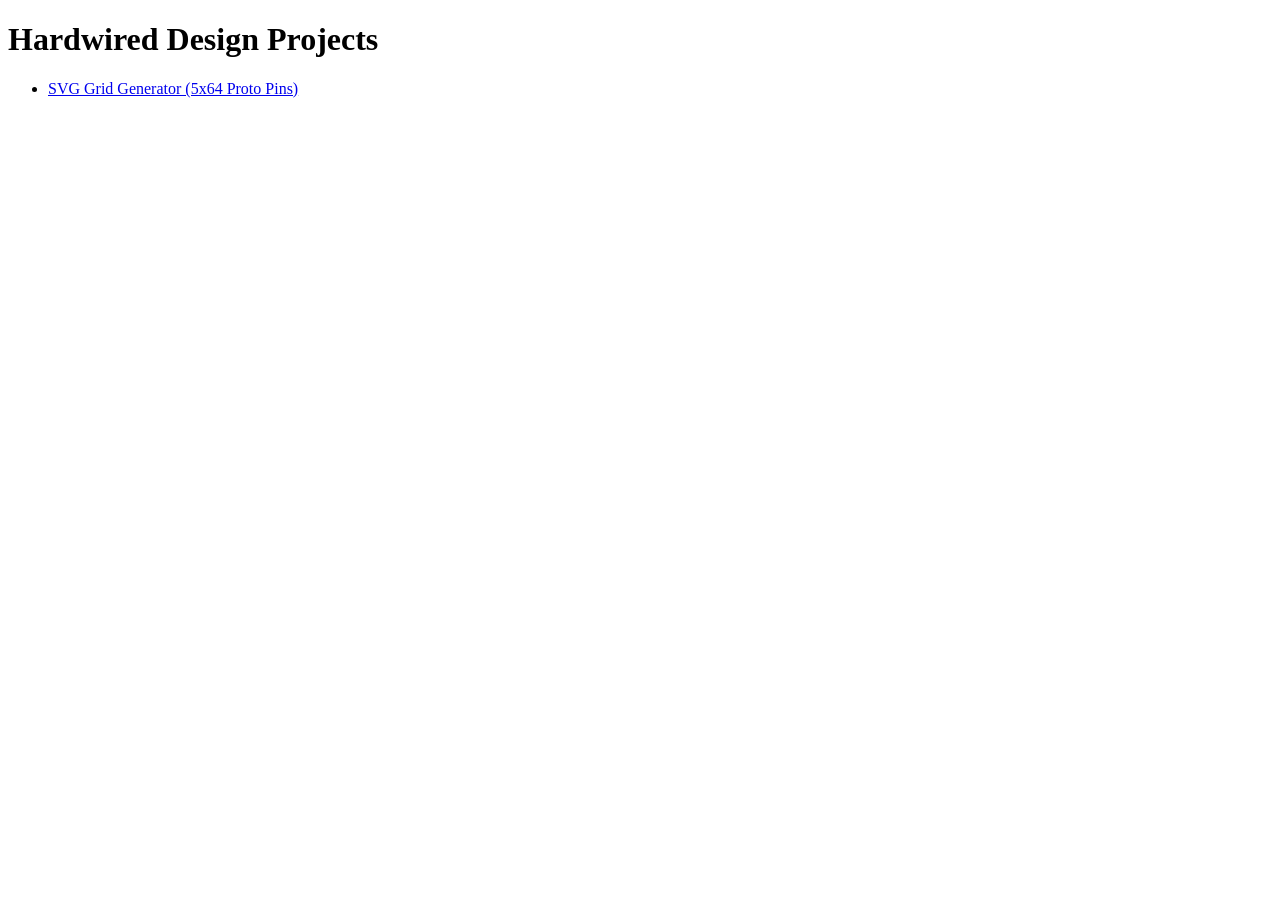
<file: data_forms/index.html>
<!DOCTYPE html>
<html lang="en">

<head>
  <meta charset="UTF-8">
  <meta name="viewport" content="width=device-width, initial-scale=1.0">
  <title>Hardwired Design Index</title>
</head>

<body>
  <h1>Hardwired Design Projects</h1>
  <ul>
    <li><a href="proto_pins_5x64.html">SVG Grid Generator (5x64 Proto Pins)</a></li>
  </ul>
</body>

</html>
</file>
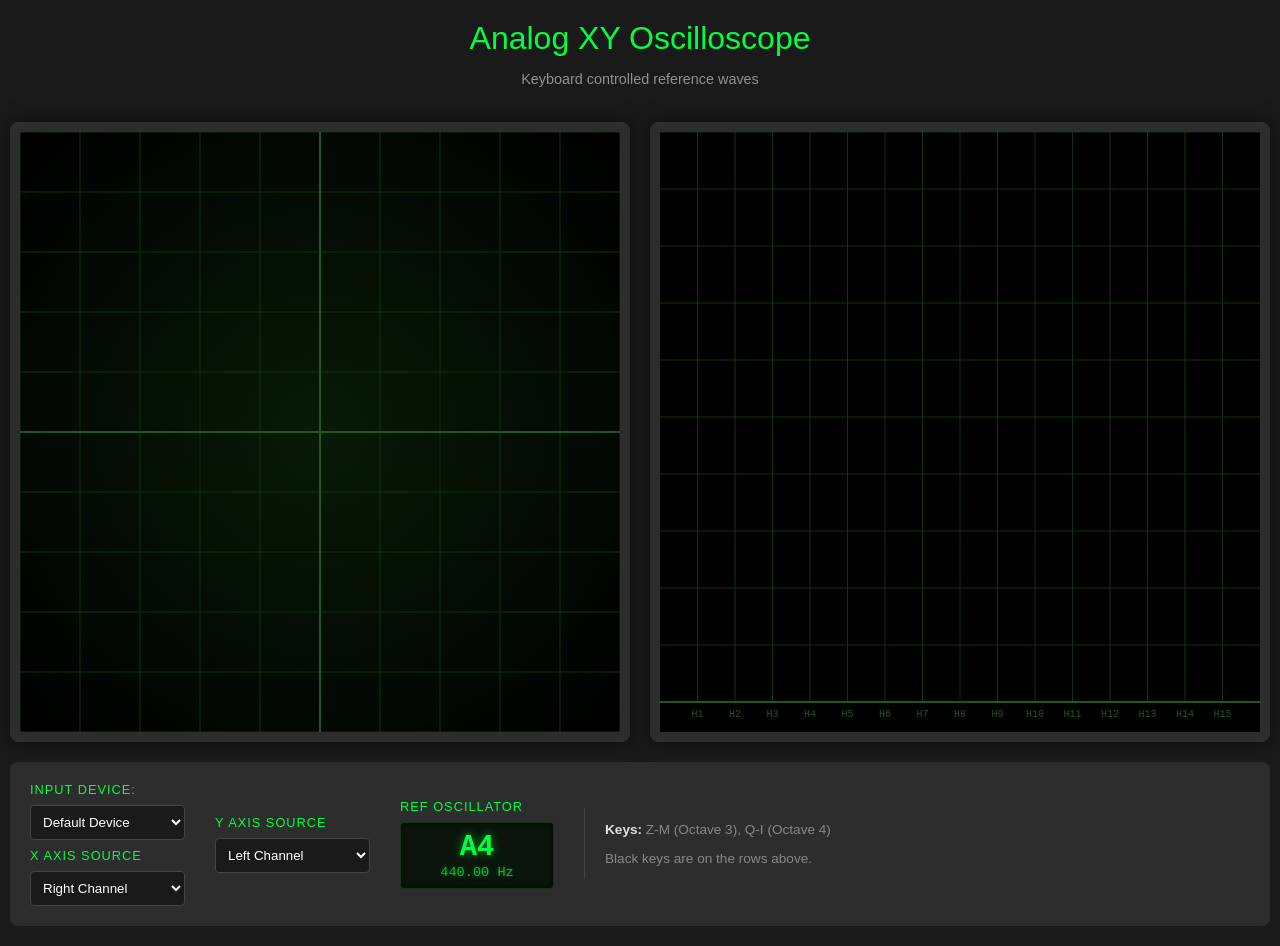
<file: app/oscilloscope/index.html>
<!DOCTYPE html>
<html lang="en">

<head>
  <meta charset="UTF-8">
  <meta name="viewport" content="width=device-width, initial-scale=1.0">
  <title>Hardwired Oscilloscope - XY Plot</title>
  <link rel="stylesheet" href="style.css">
</head>

<body>
  <div class="app-container">
    <header>
      <h1>Analog XY Oscilloscope</h1>
      <p class="subtitle">Keyboard controlled reference waves</p>
    </header>

    <main>
      <div class="display-row">
        <div class="scope-frame">
          <canvas id="scopeCanvas"></canvas>
        </div>
        <div class="scope-frame">
          <canvas id="fftCanvas"></canvas>
        </div>
      </div>

      <div class="controls">
        <div class="control-group">
          <label for="deviceSelect">Input Device:</label>
          <select id="deviceSelect">
            <option value="">Default Device</option>
          </select>
          <label for="selectX">X Axis Source</label>
          <select id="selectX">
            <option value="left">Left Channel</option>
            <option value="right" selected>Right Channel</option>
            <option value="sine">Sine Ref</option>
            <option value="saw">Saw Ref</option>
            <option value="leftDelay">1/4 λ Delayed Left</option>
            <option value="rightDelay">1/4 λ Delayed Right</option>
          </select>
        </div>

        <div class="control-group">
          <label for="selectY">Y Axis Source</label>
          <select id="selectY">
            <option value="left" selected>Left Channel</option>
            <option value="right">Right Channel</option>
            <option value="sine">Sine Ref</option>
            <option value="saw">Saw Ref</option>
            <option value="leftDelay">1/4 λ Delayed Left</option>
            <option value="rightDelay">1/4 λ Delayed Right</option>
          </select>
        </div>

        <div class="control-group">
          <label>Ref Oscillator</label>
          <div class="readout-display">
            <div id="noteDisplay">A4</div>
            <div id="freqDisplay">440.00 Hz</div>
          </div>
        </div>

        <div class="kb-info">
          <p><strong>Keys:</strong> Z-M (Octave 3), Q-I (Octave 4)</p>
          <p>Black keys are on the rows above.</p>
        </div>
      </div>
    </main>
  </div>
  <script src="script.js"></script>
</body>

</html>
</file>
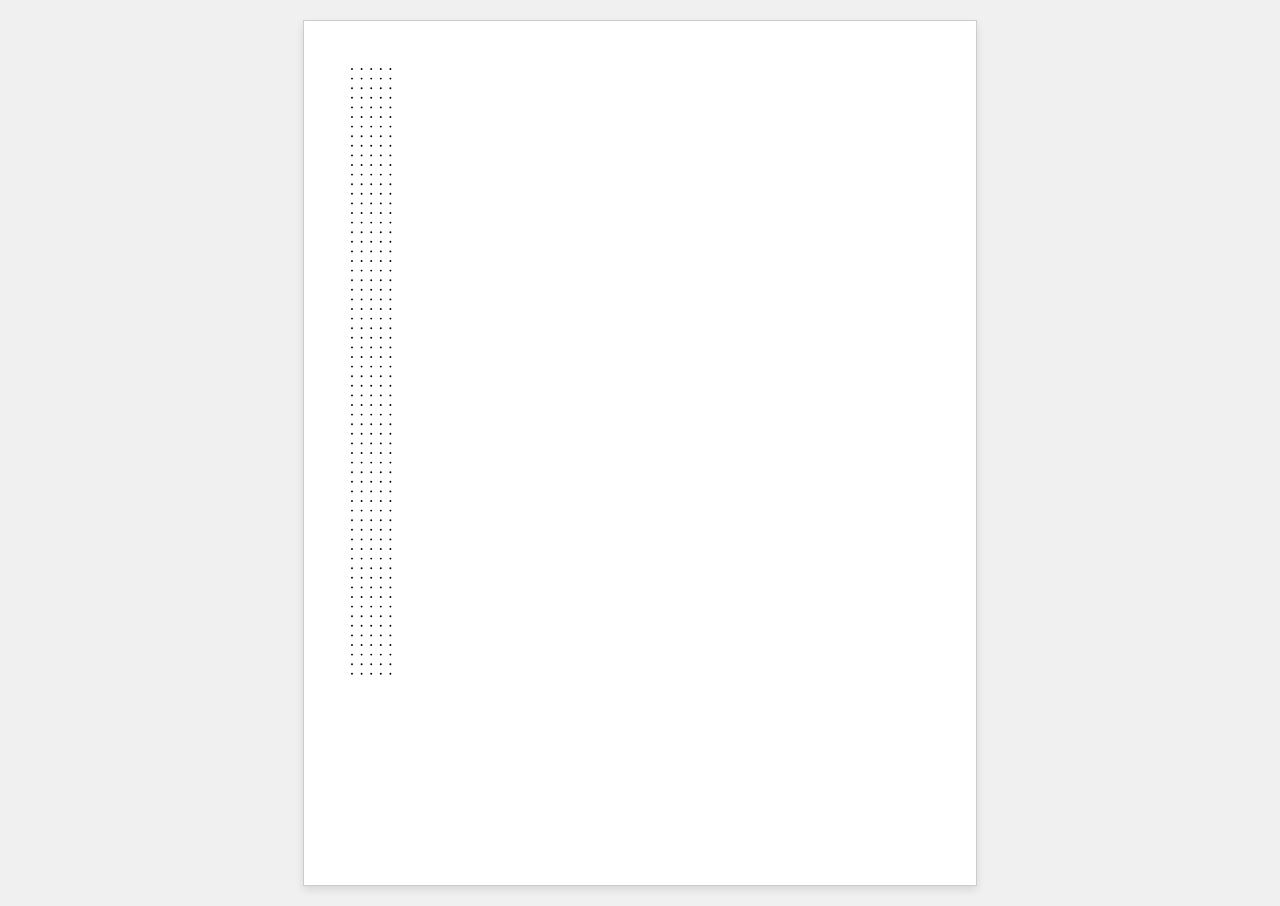
<file: data_forms/proto_pins_5x64.html>
<!DOCTYPE html>
<html lang="en">

<head>
  <meta charset="UTF-8">
  <meta name="viewport" content="width=device-width, initial-scale=1.0">
  <title>Proto Pins (5x64)</title>
  <style>
    body {
      margin: 0;
      padding: 20px;
      display: flex;
      justify-content: center;
      background-color: #f0f0f0;
    }

    svg {
      background-color: white;
      border: 1px solid #ccc;
      box-shadow: 0 4px 8px rgba(0, 0, 0, 0.1);
    }
  </style>
</head>

<body>
  <svg id="gridSvg" width="7in" height="9in" viewBox="0 0 7 9" xmlns="http://www.w3.org/2000/svg"></svg>

  <script>
    const svg = document.getElementById('gridSvg');
    const xmlns = "http://www.w3.org/2000/svg";

    for (let row = 0; row < 64; row++) {
      for (let col = 0; col < 5; col++) {
        const circle = document.createElementNS(xmlns, "circle");
        circle.setAttribute("cx", 0.5 + (col * 0.1)); // 0.1" spacing
        circle.setAttribute("cy", 0.5 + (row * 0.1)); // 0.1" spacing
        circle.setAttribute("r", 0.01);              // 0.02" diameter
        circle.setAttribute("fill", "black");
        svg.appendChild(circle);
      }
    }
  </script>
</body>

</html>
</file>
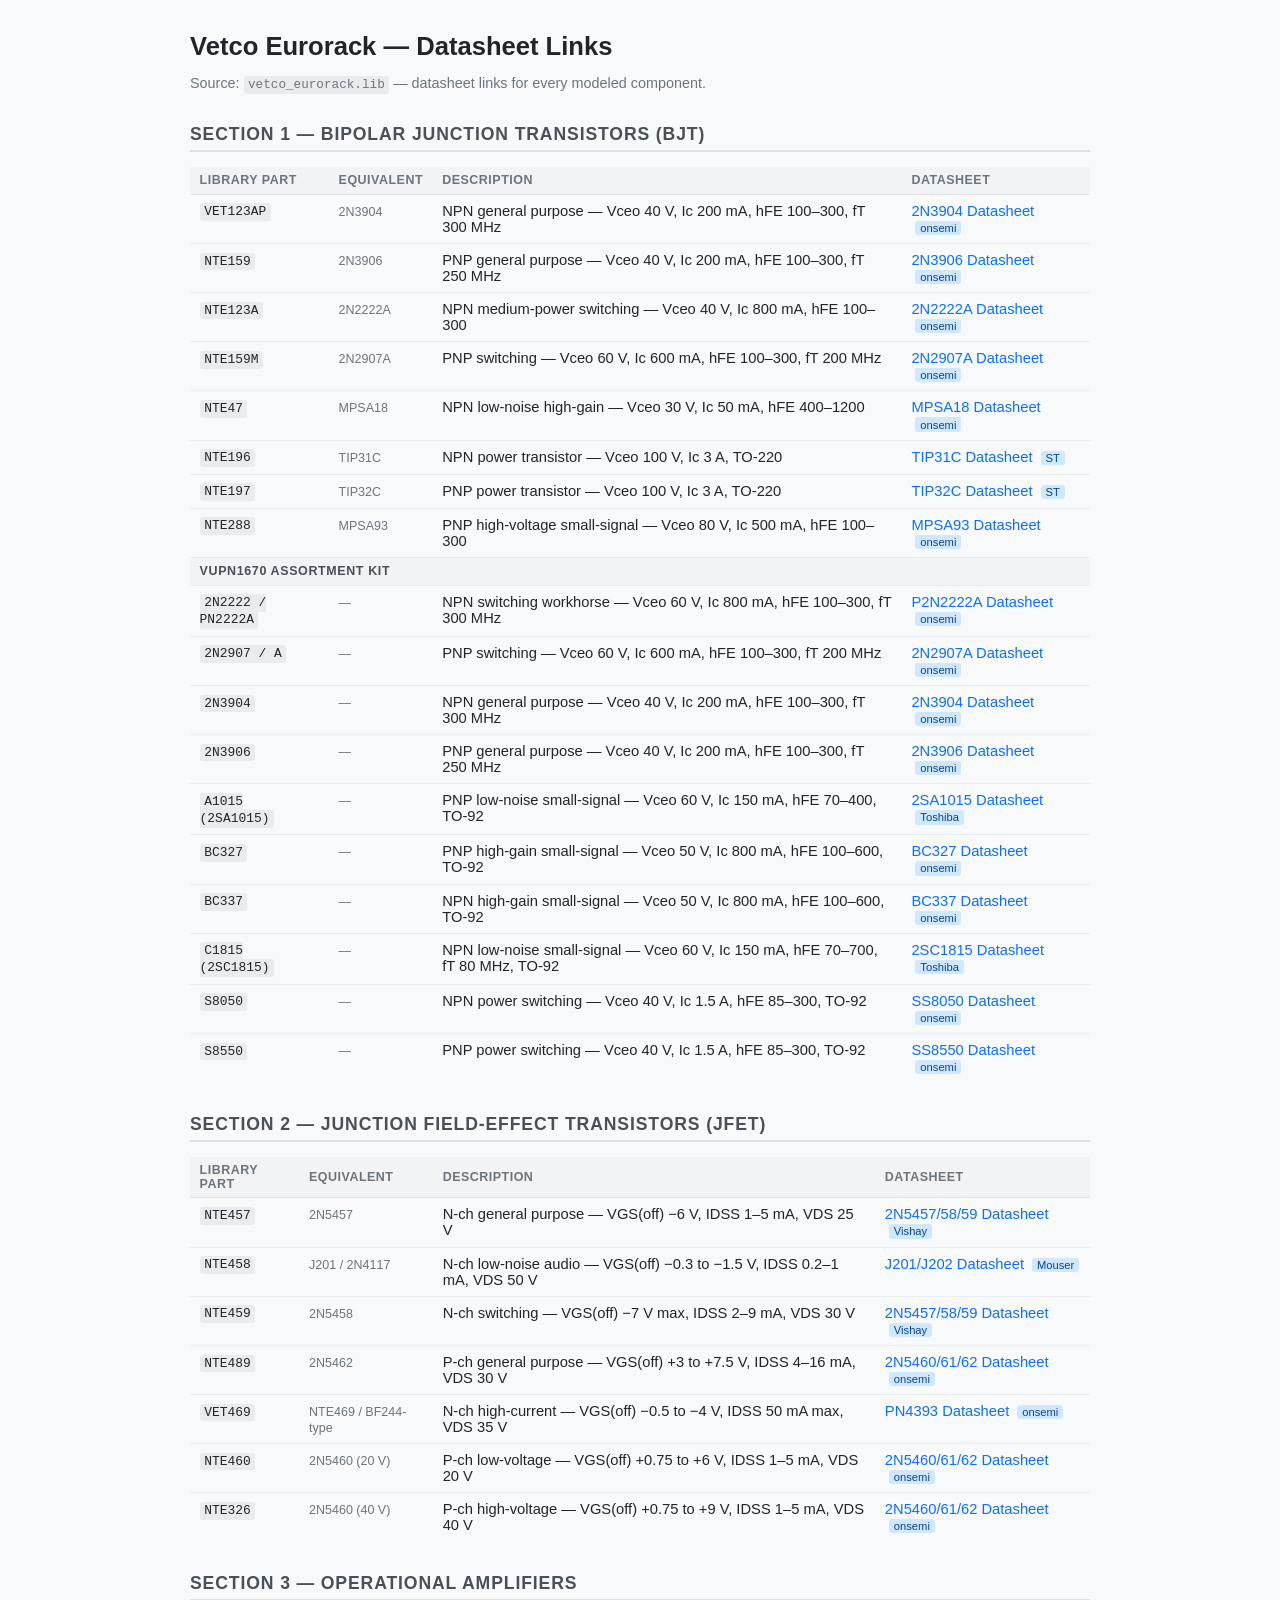
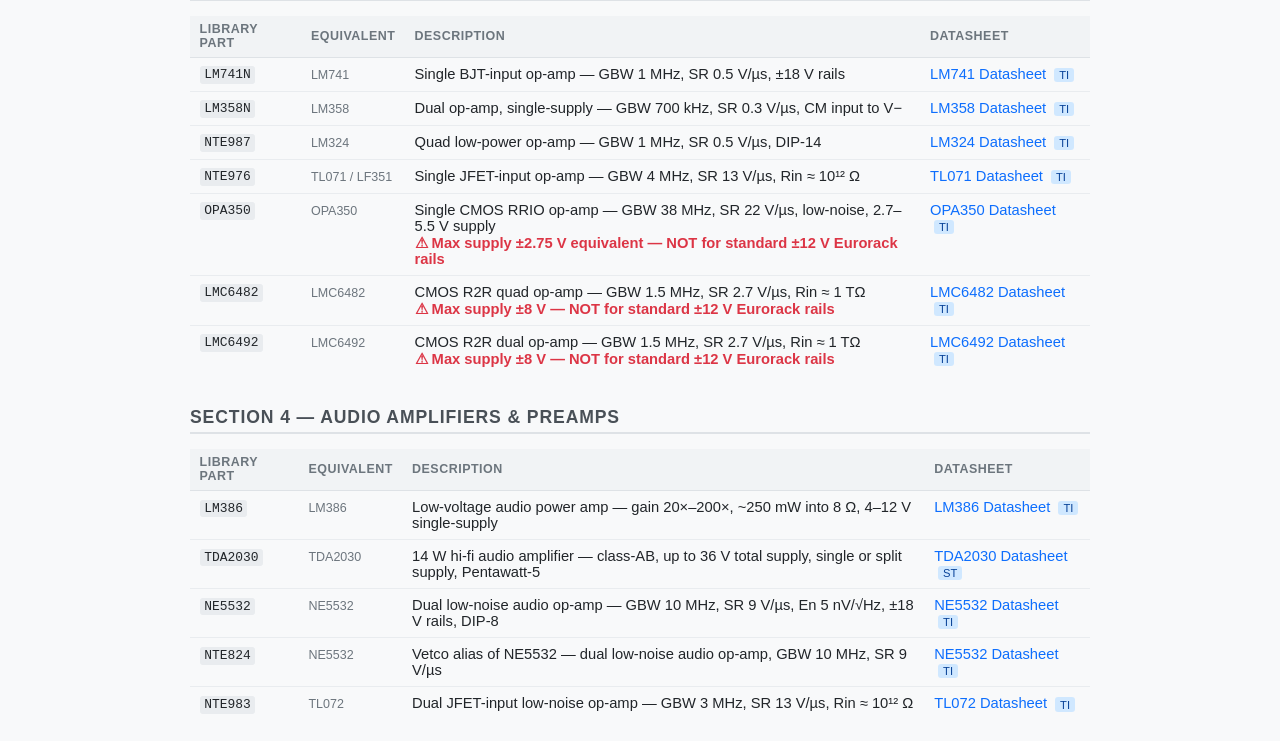
<file: models/vetco_eurorack_datasheets.html>
<!DOCTYPE html>
<html lang="en">
<head>
  <meta charset="UTF-8">
  <meta name="viewport" content="width=device-width, initial-scale=1.0">
  <title>Vetco Eurorack — Datasheet Links</title>
  <style>
    body {
      font-family: -apple-system, BlinkMacSystemFont, "Segoe UI", Roboto, sans-serif;
      max-width: 900px;
      margin: 2rem auto;
      padding: 0 1.5rem;
      background: #f8f9fa;
      color: #212529;
    }
    h1 { font-size: 1.6rem; margin-bottom: 0.25rem; }
    .subtitle { color: #6c757d; font-size: 0.9rem; margin-bottom: 2rem; }
    h2 {
      font-size: 1.1rem;
      text-transform: uppercase;
      letter-spacing: 0.05em;
      color: #495057;
      border-bottom: 2px solid #dee2e6;
      padding-bottom: 0.3rem;
      margin-top: 2rem;
    }
    table { width: 100%; border-collapse: collapse; margin-top: 0.75rem; }
    th {
      text-align: left;
      font-size: 0.78rem;
      text-transform: uppercase;
      letter-spacing: 0.04em;
      color: #6c757d;
      padding: 0.4rem 0.6rem;
      border-bottom: 1px solid #dee2e6;
      background: #f1f3f5;
    }
    td { padding: 0.5rem 0.6rem; border-bottom: 1px solid #e9ecef; font-size: 0.92rem; vertical-align: top; }
    tr:last-child td { border-bottom: none; }
    tr:hover td { background: #f1f3f5; }
    code { font-family: "SFMono-Regular", Consolas, monospace; font-size: 0.88em; background: #e9ecef; padding: 0.1em 0.35em; border-radius: 3px; }
    .equiv { color: #6c757d; font-size: 0.85em; }
    a { color: #0d6efd; text-decoration: none; }
    a:hover { text-decoration: underline; }
    .vendor-badge {
      display: inline-block;
      font-size: 0.7rem;
      padding: 0.1em 0.45em;
      border-radius: 3px;
      margin-left: 0.35em;
      background: #d0e8ff;
      color: #084298;
      vertical-align: middle;
      white-space: nowrap;
    }
  </style>
</head>
<body>

<h1>Vetco Eurorack — Datasheet Links</h1>
<p class="subtitle">Source: <code>vetco_eurorack.lib</code> — datasheet links for every modeled component.</p>

<!-- ============================================================ -->
<h2>Section 1 — Bipolar Junction Transistors (BJT)</h2>

<table>
  <thead>
    <tr>
      <th>Library Part</th>
      <th>Equivalent</th>
      <th>Description</th>
      <th>Datasheet</th>
    </tr>
  </thead>
  <tbody>
    <tr>
      <td><code>VET123AP</code></td>
      <td><span class="equiv">2N3904</span></td>
      <td>NPN general purpose — Vceo 40 V, Ic 200 mA, hFE 100–300, fT 300 MHz</td>
      <td>
        <a href="https://www.onsemi.com/pdf/datasheet/2n3904-d.pdf" target="_blank" rel="noopener">2N3904 Datasheet</a>
        <span class="vendor-badge">onsemi</span>
      </td>
    </tr>
    <tr>
      <td><code>NTE159</code></td>
      <td><span class="equiv">2N3906</span></td>
      <td>PNP general purpose — Vceo 40 V, Ic 200 mA, hFE 100–300, fT 250 MHz</td>
      <td>
        <a href="https://www.onsemi.com/pdf/datasheet/2n3906-d.pdf" target="_blank" rel="noopener">2N3906 Datasheet</a>
        <span class="vendor-badge">onsemi</span>
      </td>
    </tr>
    <tr>
      <td><code>NTE123A</code></td>
      <td><span class="equiv">2N2222A</span></td>
      <td>NPN medium-power switching — Vceo 40 V, Ic 800 mA, hFE 100–300</td>
      <td>
        <a href="https://www.onsemi.com/pdf/datasheet/p2n2222a-d.pdf" target="_blank" rel="noopener">2N2222A Datasheet</a>
        <span class="vendor-badge">onsemi</span>
      </td>
    </tr>
    <tr>
      <td><code>NTE159M</code></td>
      <td><span class="equiv">2N2907A</span></td>
      <td>PNP switching — Vceo 60 V, Ic 600 mA, hFE 100–300, fT 200 MHz</td>
      <td>
        <a href="https://www.onsemi.com/download/data-sheet/pdf/2n2907a-d.pdf" target="_blank" rel="noopener">2N2907A Datasheet</a>
        <span class="vendor-badge">onsemi</span>
      </td>
    </tr>
    <tr>
      <td><code>NTE47</code></td>
      <td><span class="equiv">MPSA18</span></td>
      <td>NPN low-noise high-gain — Vceo 30 V, Ic 50 mA, hFE 400–1200</td>
      <td>
        <a href="https://www.onsemi.com/pdf/datasheet/mpsa18-d.pdf" target="_blank" rel="noopener">MPSA18 Datasheet</a>
        <span class="vendor-badge">onsemi</span>
      </td>
    </tr>
    <tr>
      <td><code>NTE196</code></td>
      <td><span class="equiv">TIP31C</span></td>
      <td>NPN power transistor — Vceo 100 V, Ic 3 A, TO-220</td>
      <td>
        <a href="https://www.st.com/resource/en/datasheet/tip31c.pdf" target="_blank" rel="noopener">TIP31C Datasheet</a>
        <span class="vendor-badge">ST</span>
      </td>
    </tr>
    <tr>
      <td><code>NTE197</code></td>
      <td><span class="equiv">TIP32C</span></td>
      <td>PNP power transistor — Vceo 100 V, Ic 3 A, TO-220</td>
      <td>
        <a href="https://www.st.com/resource/en/datasheet/tip32c.pdf" target="_blank" rel="noopener">TIP32C Datasheet</a>
        <span class="vendor-badge">ST</span>
      </td>
    </tr>
    <tr>
      <td><code>NTE288</code></td>
      <td><span class="equiv">MPSA93</span></td>
      <td>PNP high-voltage small-signal — Vceo 80 V, Ic 500 mA, hFE 100–300</td>
      <td>
        <a href="https://www.onsemi.com/download/data-sheet/pdf/mpsa93-d.pdf" target="_blank" rel="noopener">MPSA93 Datasheet</a>
        <span class="vendor-badge">onsemi</span>
      </td>
    </tr>
    <tr>
      <td colspan="4" style="background:#f1f3f5; color:#495057; font-size:0.78rem; font-weight:600; letter-spacing:0.05em; text-transform:uppercase; padding:0.4rem 0.6rem;">VUPN1670 Assortment Kit</td>
    </tr>
    <tr>
      <td><code>2N2222 / PN2222A</code></td>
      <td><span class="equiv">—</span></td>
      <td>NPN switching workhorse — Vceo 60 V, Ic 800 mA, hFE 100–300, fT 300 MHz</td>
      <td>
        <a href="https://www.onsemi.com/pdf/datasheet/p2n2222a-d.pdf" target="_blank" rel="noopener">P2N2222A Datasheet</a>
        <span class="vendor-badge">onsemi</span>
      </td>
    </tr>
    <tr>
      <td><code>2N2907 / A</code></td>
      <td><span class="equiv">—</span></td>
      <td>PNP switching — Vceo 60 V, Ic 600 mA, hFE 100–300, fT 200 MHz</td>
      <td>
        <a href="https://www.onsemi.com/download/data-sheet/pdf/2n2907a-d.pdf" target="_blank" rel="noopener">2N2907A Datasheet</a>
        <span class="vendor-badge">onsemi</span>
      </td>
    </tr>
    <tr>
      <td><code>2N3904</code></td>
      <td><span class="equiv">—</span></td>
      <td>NPN general purpose — Vceo 40 V, Ic 200 mA, hFE 100–300, fT 300 MHz</td>
      <td>
        <a href="https://www.onsemi.com/pdf/datasheet/2n3904-d.pdf" target="_blank" rel="noopener">2N3904 Datasheet</a>
        <span class="vendor-badge">onsemi</span>
      </td>
    </tr>
    <tr>
      <td><code>2N3906</code></td>
      <td><span class="equiv">—</span></td>
      <td>PNP general purpose — Vceo 40 V, Ic 200 mA, hFE 100–300, fT 250 MHz</td>
      <td>
        <a href="https://www.onsemi.com/pdf/datasheet/2n3906-d.pdf" target="_blank" rel="noopener">2N3906 Datasheet</a>
        <span class="vendor-badge">onsemi</span>
      </td>
    </tr>
    <tr>
      <td><code>A1015 (2SA1015)</code></td>
      <td><span class="equiv">—</span></td>
      <td>PNP low-noise small-signal — Vceo 60 V, Ic 150 mA, hFE 70–400, TO-92</td>
      <td>
        <a href="https://media.digikey.com/pdf/Data%20Sheets/Toshiba%20PDFs/2SA1015.pdf" target="_blank" rel="noopener">2SA1015 Datasheet</a>
        <span class="vendor-badge">Toshiba</span>
      </td>
    </tr>
    <tr>
      <td><code>BC327</code></td>
      <td><span class="equiv">—</span></td>
      <td>PNP high-gain small-signal — Vceo 50 V, Ic 800 mA, hFE 100–600, TO-92</td>
      <td>
        <a href="https://www.onsemi.com/pdf/datasheet/bc327-d.pdf" target="_blank" rel="noopener">BC327 Datasheet</a>
        <span class="vendor-badge">onsemi</span>
      </td>
    </tr>
    <tr>
      <td><code>BC337</code></td>
      <td><span class="equiv">—</span></td>
      <td>NPN high-gain small-signal — Vceo 50 V, Ic 800 mA, hFE 100–600, TO-92</td>
      <td>
        <a href="https://www.onsemi.com/download/data-sheet/pdf/bc337-fsc-d.pdf" target="_blank" rel="noopener">BC337 Datasheet</a>
        <span class="vendor-badge">onsemi</span>
      </td>
    </tr>
    <tr>
      <td><code>C1815 (2SC1815)</code></td>
      <td><span class="equiv">—</span></td>
      <td>NPN low-noise small-signal — Vceo 60 V, Ic 150 mA, hFE 70–700, fT 80 MHz, TO-92</td>
      <td>
        <a href="https://media.digikey.com/pdf/Data%20Sheets/Toshiba%20PDFs/2SC1815.pdf" target="_blank" rel="noopener">2SC1815 Datasheet</a>
        <span class="vendor-badge">Toshiba</span>
      </td>
    </tr>
    <tr>
      <td><code>S8050</code></td>
      <td><span class="equiv">—</span></td>
      <td>NPN power switching — Vceo 40 V, Ic 1.5 A, hFE 85–300, TO-92</td>
      <td>
        <a href="https://www.onsemi.com/pdf/datasheet/ss8050-d.pdf" target="_blank" rel="noopener">SS8050 Datasheet</a>
        <span class="vendor-badge">onsemi</span>
      </td>
    </tr>
    <tr>
      <td><code>S8550</code></td>
      <td><span class="equiv">—</span></td>
      <td>PNP power switching — Vceo 40 V, Ic 1.5 A, hFE 85–300, TO-92</td>
      <td>
        <a href="https://www.onsemi.com/pdf/datasheet/ss8550-d.pdf" target="_blank" rel="noopener">SS8550 Datasheet</a>
        <span class="vendor-badge">onsemi</span>
      </td>
    </tr>
  </tbody>
</table>

<!-- ============================================================ -->
<h2>Section 2 — Junction Field-Effect Transistors (JFET)</h2>

<table>
  <thead>
    <tr>
      <th>Library Part</th>
      <th>Equivalent</th>
      <th>Description</th>
      <th>Datasheet</th>
    </tr>
  </thead>
  <tbody>
    <tr>
      <td><code>NTE457</code></td>
      <td><span class="equiv">2N5457</span></td>
      <td>N-ch general purpose — VGS(off) −6 V, IDSS 1–5 mA, VDS 25 V</td>
      <td>
        <a href="https://www.vishay.com/docs/70774/70774.pdf" target="_blank" rel="noopener">2N5457/58/59 Datasheet</a>
        <span class="vendor-badge">Vishay</span>
      </td>
    </tr>
    <tr>
      <td><code>NTE458</code></td>
      <td><span class="equiv">J201 / 2N4117</span></td>
      <td>N-ch low-noise audio — VGS(off) −0.3 to −1.5 V, IDSS 0.2–1 mA, VDS 50 V</td>
      <td>
        <a href="https://www.mouser.com/catalog/specsheets/j201.pdf" target="_blank" rel="noopener">J201/J202 Datasheet</a>
        <span class="vendor-badge">Mouser</span>
      </td>
    </tr>
    <tr>
      <td><code>NTE459</code></td>
      <td><span class="equiv">2N5458</span></td>
      <td>N-ch switching — VGS(off) −7 V max, IDSS 2–9 mA, VDS 30 V</td>
      <td>
        <a href="https://www.vishay.com/docs/70774/70774.pdf" target="_blank" rel="noopener">2N5457/58/59 Datasheet</a>
        <span class="vendor-badge">Vishay</span>
      </td>
    </tr>
    <tr>
      <td><code>NTE489</code></td>
      <td><span class="equiv">2N5462</span></td>
      <td>P-ch general purpose — VGS(off) +3 to +7.5 V, IDSS 4–16 mA, VDS 30 V</td>
      <td>
        <a href="https://www.onsemi.com/download/data-sheet/pdf/2n5460-d.pdf" target="_blank" rel="noopener">2N5460/61/62 Datasheet</a>
        <span class="vendor-badge">onsemi</span>
      </td>
    </tr>
    <tr>
      <td><code>VET469</code></td>
      <td><span class="equiv">NTE469 / BF244-type</span></td>
      <td>N-ch high-current — VGS(off) −0.5 to −4 V, IDSS 50 mA max, VDS 35 V</td>
      <td>
        <a href="https://www.onsemi.com/download/data-sheet/pdf/pn4393-d.pdf" target="_blank" rel="noopener">PN4393 Datasheet</a>
        <span class="vendor-badge">onsemi</span>
      </td>
    </tr>
    <tr>
      <td><code>NTE460</code></td>
      <td><span class="equiv">2N5460 (20 V)</span></td>
      <td>P-ch low-voltage — VGS(off) +0.75 to +6 V, IDSS 1–5 mA, VDS 20 V</td>
      <td>
        <a href="https://www.onsemi.com/download/data-sheet/pdf/2n5460-d.pdf" target="_blank" rel="noopener">2N5460/61/62 Datasheet</a>
        <span class="vendor-badge">onsemi</span>
      </td>
    </tr>
    <tr>
      <td><code>NTE326</code></td>
      <td><span class="equiv">2N5460 (40 V)</span></td>
      <td>P-ch high-voltage — VGS(off) +0.75 to +9 V, IDSS 1–5 mA, VDS 40 V</td>
      <td>
        <a href="https://www.onsemi.com/download/data-sheet/pdf/2n5460-d.pdf" target="_blank" rel="noopener">2N5460/61/62 Datasheet</a>
        <span class="vendor-badge">onsemi</span>
      </td>
    </tr>
  </tbody>
</table>

<!-- ============================================================ -->
<h2>Section 3 — Operational Amplifiers</h2>

<table>
  <thead>
    <tr>
      <th>Library Part</th>
      <th>Equivalent</th>
      <th>Description</th>
      <th>Datasheet</th>
    </tr>
  </thead>
  <tbody>
    <tr>
      <td><code>LM741N</code></td>
      <td><span class="equiv">LM741</span></td>
      <td>Single BJT-input op-amp — GBW 1 MHz, SR 0.5 V/µs, ±18 V rails</td>
      <td>
        <a href="https://www.ti.com/lit/ds/symlink/lm741.pdf" target="_blank" rel="noopener">LM741 Datasheet</a>
        <span class="vendor-badge">TI</span>
      </td>
    </tr>
    <tr>
      <td><code>LM358N</code></td>
      <td><span class="equiv">LM358</span></td>
      <td>Dual op-amp, single-supply — GBW 700 kHz, SR 0.3 V/µs, CM input to V−</td>
      <td>
        <a href="https://www.ti.com/lit/ds/symlink/lm358.pdf" target="_blank" rel="noopener">LM358 Datasheet</a>
        <span class="vendor-badge">TI</span>
      </td>
    </tr>
    <tr>
      <td><code>NTE987</code></td>
      <td><span class="equiv">LM324</span></td>
      <td>Quad low-power op-amp — GBW 1 MHz, SR 0.5 V/µs, DIP-14</td>
      <td>
        <a href="https://www.ti.com/lit/ds/symlink/lm324.pdf" target="_blank" rel="noopener">LM324 Datasheet</a>
        <span class="vendor-badge">TI</span>
      </td>
    </tr>
    <tr>
      <td><code>NTE976</code></td>
      <td><span class="equiv">TL071 / LF351</span></td>
      <td>Single JFET-input op-amp — GBW 4 MHz, SR 13 V/µs, Rin ≈ 10¹² Ω</td>
      <td>
        <a href="https://www.ti.com/lit/ds/symlink/tl071.pdf" target="_blank" rel="noopener">TL071 Datasheet</a>
        <span class="vendor-badge">TI</span>
      </td>
    </tr>
    <tr>
      <td><code>OPA350</code></td>
      <td><span class="equiv">OPA350</span></td>
      <td>
        Single CMOS RRIO op-amp — GBW 38 MHz, SR 22 V/µs, low-noise, 2.7–5.5 V supply<br>
        <span style="color:#dc3545; font-weight:600;">⚠ Max supply ±2.75 V equivalent — NOT for standard ±12 V Eurorack rails</span>
      </td>
      <td>
        <a href="https://www.ti.com/lit/ds/symlink/opa350.pdf" target="_blank" rel="noopener">OPA350 Datasheet</a>
        <span class="vendor-badge">TI</span>
      </td>
    </tr>
    <tr>
      <td><code>LMC6482</code></td>
      <td><span class="equiv">LMC6482</span></td>
      <td>
        CMOS R2R quad op-amp — GBW 1.5 MHz, SR 2.7 V/µs, Rin ≈ 1 TΩ<br>
        <span style="color:#dc3545; font-weight:600;">⚠ Max supply ±8 V — NOT for standard ±12 V Eurorack rails</span>
      </td>
      <td>
        <a href="https://www.ti.com/lit/ds/symlink/lmc6482.pdf" target="_blank" rel="noopener">LMC6482 Datasheet</a>
        <span class="vendor-badge">TI</span>
      </td>
    </tr>
    <tr>
      <td><code>LMC6492</code></td>
      <td><span class="equiv">LMC6492</span></td>
      <td>
        CMOS R2R dual op-amp — GBW 1.5 MHz, SR 2.7 V/µs, Rin ≈ 1 TΩ<br>
        <span style="color:#dc3545; font-weight:600;">⚠ Max supply ±8 V — NOT for standard ±12 V Eurorack rails</span>
      </td>
      <td>
        <a href="https://www.ti.com/lit/ds/symlink/lmc6492.pdf" target="_blank" rel="noopener">LMC6492 Datasheet</a>
        <span class="vendor-badge">TI</span>
      </td>
    </tr>
  </tbody>
</table>

<!-- ============================================================ -->
<h2>Section 4 — Audio Amplifiers &amp; Preamps</h2>

<table>
  <thead>
    <tr>
      <th>Library Part</th>
      <th>Equivalent</th>
      <th>Description</th>
      <th>Datasheet</th>
    </tr>
  </thead>
  <tbody>
    <tr>
      <td><code>LM386</code></td>
      <td><span class="equiv">LM386</span></td>
      <td>Low-voltage audio power amp — gain 20×–200×, ~250 mW into 8 Ω, 4–12 V single-supply</td>
      <td>
        <a href="https://www.ti.com/lit/ds/symlink/lm386.pdf" target="_blank" rel="noopener">LM386 Datasheet</a>
        <span class="vendor-badge">TI</span>
      </td>
    </tr>
    <tr>
      <td><code>TDA2030</code></td>
      <td><span class="equiv">TDA2030</span></td>
      <td>14 W hi-fi audio amplifier — class-AB, up to 36 V total supply, single or split supply, Pentawatt-5</td>
      <td>
        <a href="https://www.st.com/resource/en/datasheet/tda2030.pdf" target="_blank" rel="noopener">TDA2030 Datasheet</a>
        <span class="vendor-badge">ST</span>
      </td>
    </tr>
    <tr>
      <td><code>NE5532</code></td>
      <td><span class="equiv">NE5532</span></td>
      <td>Dual low-noise audio op-amp — GBW 10 MHz, SR 9 V/µs, En 5 nV/√Hz, ±18 V rails, DIP-8</td>
      <td>
        <a href="https://www.ti.com/lit/ds/symlink/ne5532.pdf" target="_blank" rel="noopener">NE5532 Datasheet</a>
        <span class="vendor-badge">TI</span>
      </td>
    </tr>
    <tr>
      <td><code>NTE824</code></td>
      <td><span class="equiv">NE5532</span></td>
      <td>Vetco alias of NE5532 — dual low-noise audio op-amp, GBW 10 MHz, SR 9 V/µs</td>
      <td>
        <a href="https://www.ti.com/lit/ds/symlink/ne5532.pdf" target="_blank" rel="noopener">NE5532 Datasheet</a>
        <span class="vendor-badge">TI</span>
      </td>
    </tr>
    <tr>
      <td><code>NTE983</code></td>
      <td><span class="equiv">TL072</span></td>
      <td>Dual JFET-input low-noise op-amp — GBW 3 MHz, SR 13 V/µs, Rin ≈ 10¹² Ω</td>
      <td>
        <a href="https://www.ti.com/lit/ds/symlink/tl072.pdf" target="_blank" rel="noopener">TL072 Datasheet</a>
        <span class="vendor-badge">TI</span>
      </td>
    </tr>
  </tbody>
</table>

</body>
</html>
</file>
<file: app/oscilloscope/style.css>
:root {
  --bg-color: #1a1a1a;
  --panel-color: #2d2d2d;
  --accent-color: #00ff41;
  /* CRT Green */
  --text-color: #e0e0e0;
}

body {
  margin: 0;
  padding: 0;
  background-color: var(--bg-color);
  color: var(--text-color);
  font-family: 'Segoe UI', Tahoma, Geneva, Verdana, sans-serif;
}

.app-container {
  display: flex;
  flex-direction: column;
  align-items: center;
  padding: 20px;
}

header {
  text-align: center;
  margin-bottom: 20px;
}

h1 {
  margin: 0;
  color: var(--accent-color);
  font-weight: 300;
}

.subtitle {
  opacity: 0.6;
  font-size: 0.9em;
}

.display-row {
  display: flex;
  gap: 20px;
  justify-content: center;
  align-items: center;
  max-width: 1300px;
  width: 100%;
}

.scope-frame {
  background-color: #000;
  border: 10px solid var(--panel-color);
  border-radius: 8px;
  box-shadow: 0 0 20px rgba(0, 0, 0, 0.5);
  line-height: 0;
}

canvas {
  width: 600px;
  height: 600px;
  background: radial-gradient(circle, #0a210a 0%, #000 100%);
}

.controls {
  margin-top: 20px;
  background-color: var(--panel-color);
  padding: 20px;
  border-radius: 8px;
  display: flex;
  gap: 30px;
  align-items: center;
}

.control-group {
  display: flex;
  flex-direction: column;
  gap: 8px;
}

label {
  font-size: 0.8em;
  text-transform: uppercase;
  letter-spacing: 1px;
  color: var(--accent-color);
}

select {
  background-color: #1a1a1a;
  color: white;
  border: 1px solid #444;
  padding: 8px;
  border-radius: 4px;
  outline: none;
  cursor: pointer;
}

select:focus {
  border-color: var(--accent-color);
}

.kb-info {
  border-left: 1px solid #444;
  padding-left: 20px;
  font-size: 0.85em;
  color: #888;
}

.kb-info strong {
  color: var(--text-color);
}

.readout-display {
  background-color: #0b150b;
  border: 1px solid #1a331a;
  border-radius: 4px;
  padding: 8px 16px;
  min-width: 120px;
  display: flex;
  flex-direction: column;
  justify-content: center;
  align-items: center;
  box-shadow: inset 0 0 5px rgba(0, 0, 0, 0.8);
}

#noteDisplay {
  font-family: 'Courier New', Courier, monospace;
  font-size: 1.8em;
  font-weight: bold;
  color: var(--accent-color);
  text-shadow: 0 0 8px rgba(0, 255, 65, 0.6);
  line-height: 1.2;
}

#freqDisplay {
  font-family: 'Courier New', Courier, monospace;
  font-size: 0.85em;
  color: rgba(0, 255, 65, 0.7);
  text-shadow: 0 0 4px rgba(0, 255, 65, 0.4);
}
</file>
